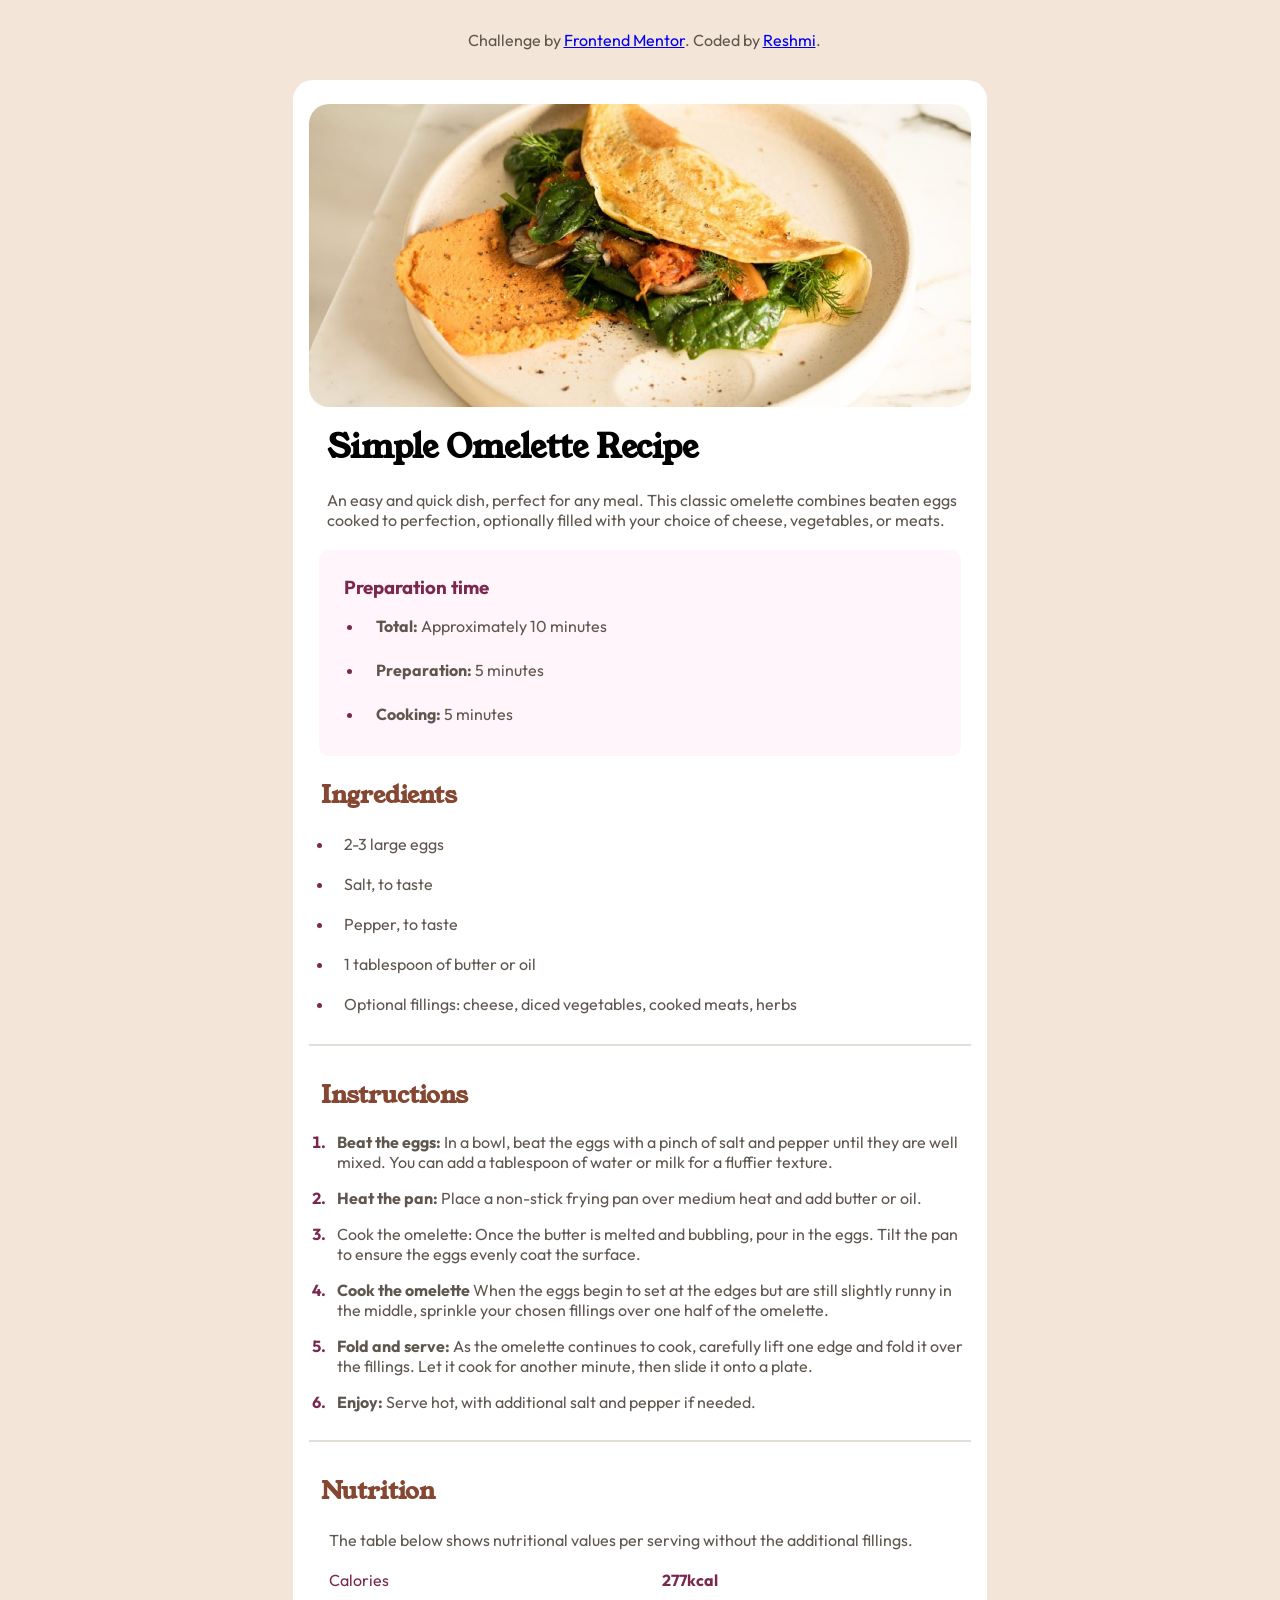
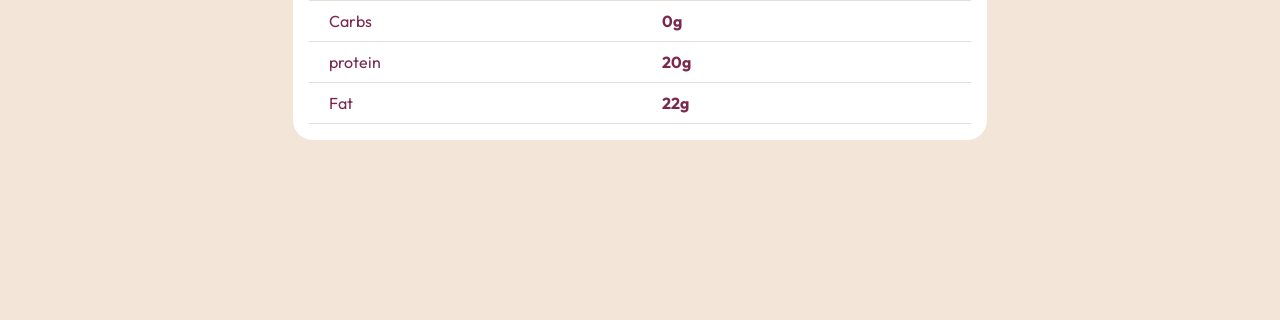
<file: index.html>
<!DOCTYPE html>
<html lang="en">

<head>
  <meta charset="UTF-8">
  <meta name="viewport" content="width=device-width, initial-scale=1.0">
  <!-- displays site properly based on user's device -->

  <link rel="icon" type="image/png" sizes="32x32" href="./assets/images/favicon-32x32.png">
  <link rel="stylesheet" href="style.css">
  <title>Frontend Mentor | Recipe page</title>
  <link rel="preconnect" href="https://fonts.googleapis.com">
  <link rel="preconnect" href="https://fonts.gstatic.com" crossorigin>
  <link href="https://fonts.googleapis.com/css2?family=Outfit:wght@400;600;800&family=Young+Serif&display=swap"
    rel="stylesheet">
</head>

<body>
  <container class="container">
    <div class="img">
      <img src="imageOmelette.jpeg" alt="omelette image">
    </div>
    <h1 class="header"> Simple Omelette Recipe
    </h1>
    <div class="para">
      <p>An easy and quick dish, perfect for any meal. This classic omelette combines beaten eggs cooked
        to perfection, optionally filled with your choice of cheese, vegetables, or meats.</p>
    </div>
    <div class="prepartion-time">
      <h3>Preparation time</h3>
      <ul>
        <li> <strong>Total:</strong> Approximately 10 minutes</li>
        <li><strong>Preparation:</strong> 5 minutes</li>
        <li><strong>Cooking:</strong> 5 minutes</li>
      </ul>
    </div>

    <div class="list1">
      <h2> Ingredients
      </h2>
      <ul>
        <li> 2-3 large eggs
        </li>
        <li> Salt, to taste
        </li>
        <li> Pepper, to taste
        </li>
        <li> 1 tablespoon of butter or oil
        </li>
        <li> Optional fillings: cheese, diced vegetables, cooked meats, herbs
        </li>
      </ul>
    </div>
    <br>
    <hr>
    <br>
    <div class="list2">
      <h2> Instructions
      </h2>

      <ol>
        <li><strong>Beat the eggs:</strong> In a bowl, beat the eggs with a pinch of salt and pepper until they are well
          mixed. You can
          add a tablespoon of water or milk for a fluffier texture.

        </li>
        <li><strong>Heat the pan:</strong> Place a non-stick frying pan over medium heat and add butter or oil.
        </li>
        <li> Cook the omelette: Once the butter is melted and bubbling, pour in the eggs. Tilt the pan to ensure the
          eggs evenly coat the surface.

        </li>
        <li><strong>Cook the omelette</strong> When the eggs begin to set at the edges but are still slightly runny in
          the
          middle, sprinkle your chosen fillings over one half of the omelette.

        </li>
        <li><strong>Fold and serve:</strong> As the omelette continues to cook, carefully lift one edge and fold it over
          the fillings.
          Let it cook for another minute, then slide it onto a plate.

        </li>
        <li><strong> Enjoy:</strong> Serve hot, with additional salt and pepper if needed.
        </li>
      </ol>
    </div>
    <br>
    <hr>
    <br>
    <div class="table">
      <h2> Nutrition
      </h2>

      <p> The table below shows nutritional values per serving without the additional fillings.</p>

      <table>
        <tr>
          <td>
            <p>Calories</p>
          </td>
          <td>
            <p><strong>277kcal</strong></p>
          </td>
        </tr>
        <tr>
          <td>
            <p>Carbs</p>
          </td>
          <td>
            <p><strong>0g</strong></p>
          </td>
        </tr>
        <tr>
          <td>
            <p>protein</p>
          </td>
          <td>
            <p><strong>20g</strong></p>
          </td>
        </tr>
        <tr>
          <td>
            <p>Fat</p>
          </td>
          <td>
            <p><strong>22g</strong></p>
          </td>
        </tr>
      </table>
    </div>
  </container>

    <div class="attribution">
      <br>
     
      <p>Challenge by <a href="https://www.frontendmentor.io?ref=challenge" target="_blank">Frontend Mentor</a>.
      Coded by <a href="#">Reshmi</a>.</p>
    </div>
  
</body>

</html>
</file>
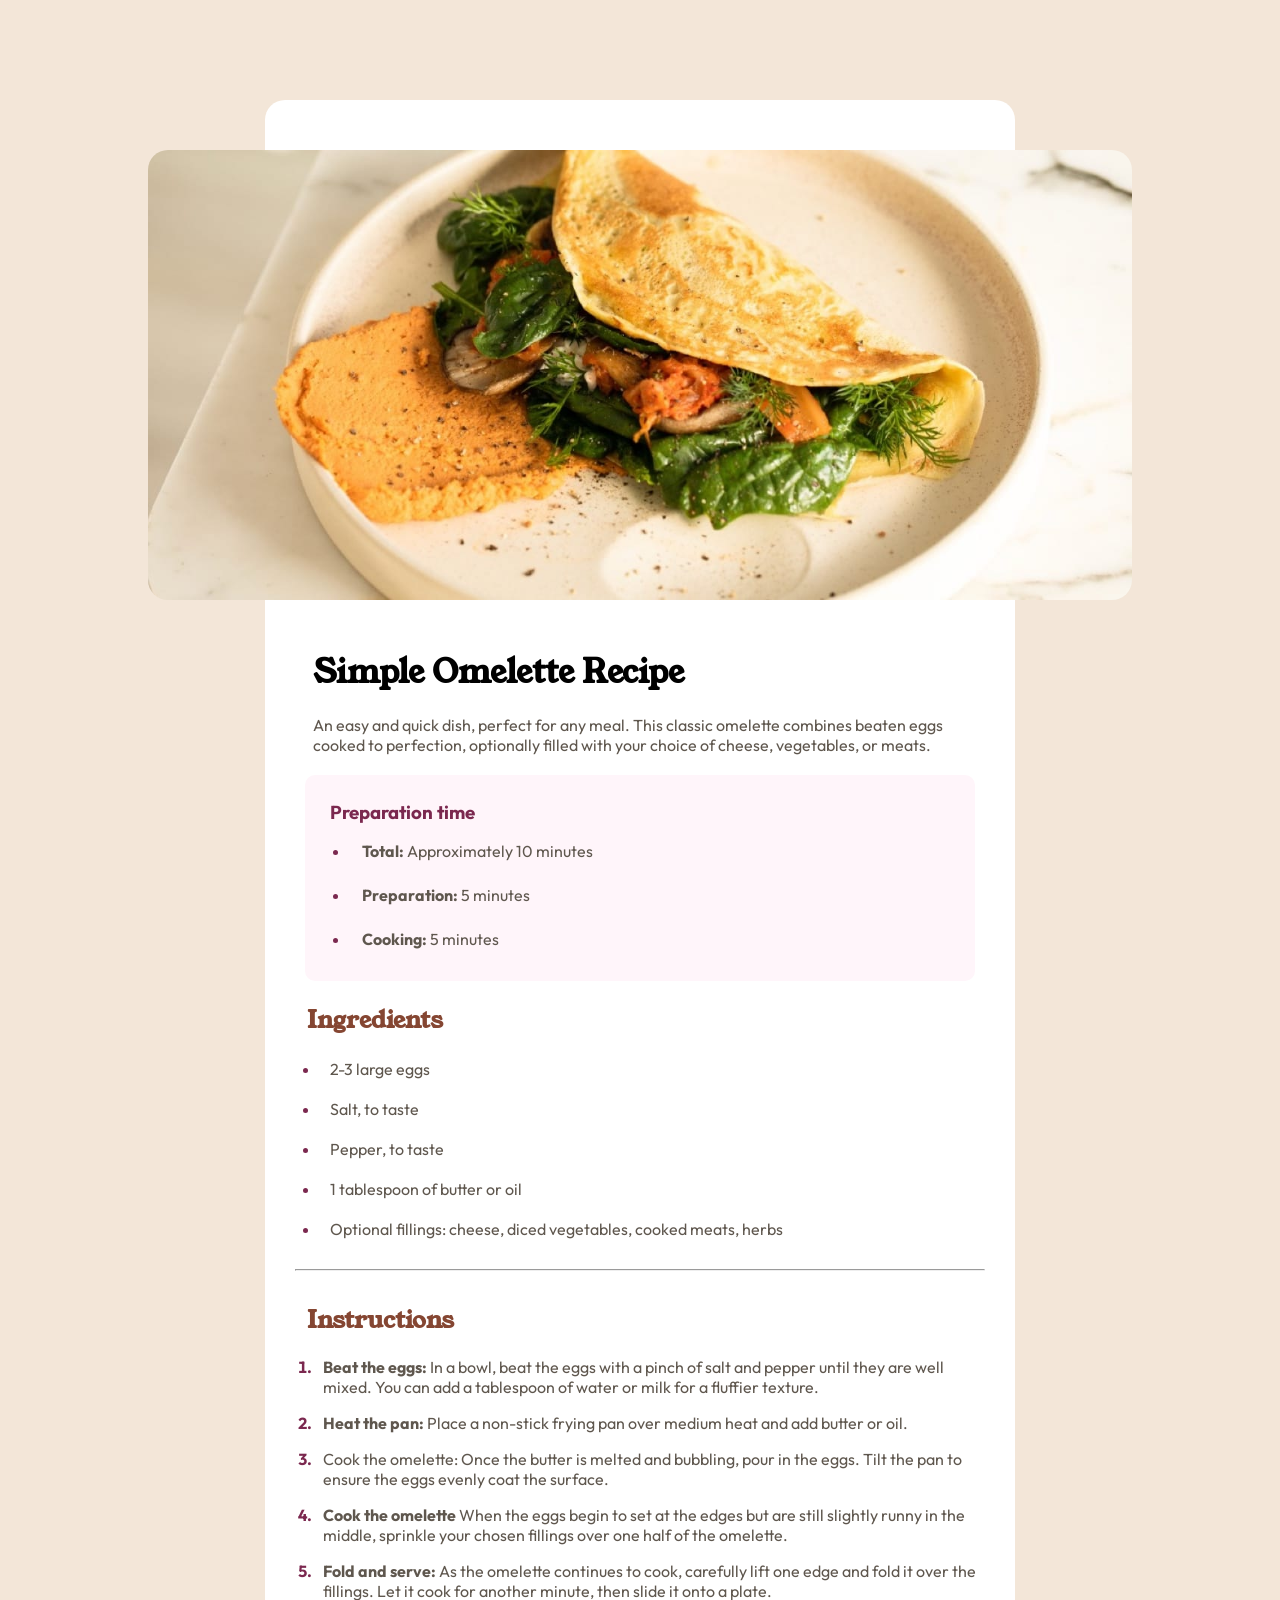
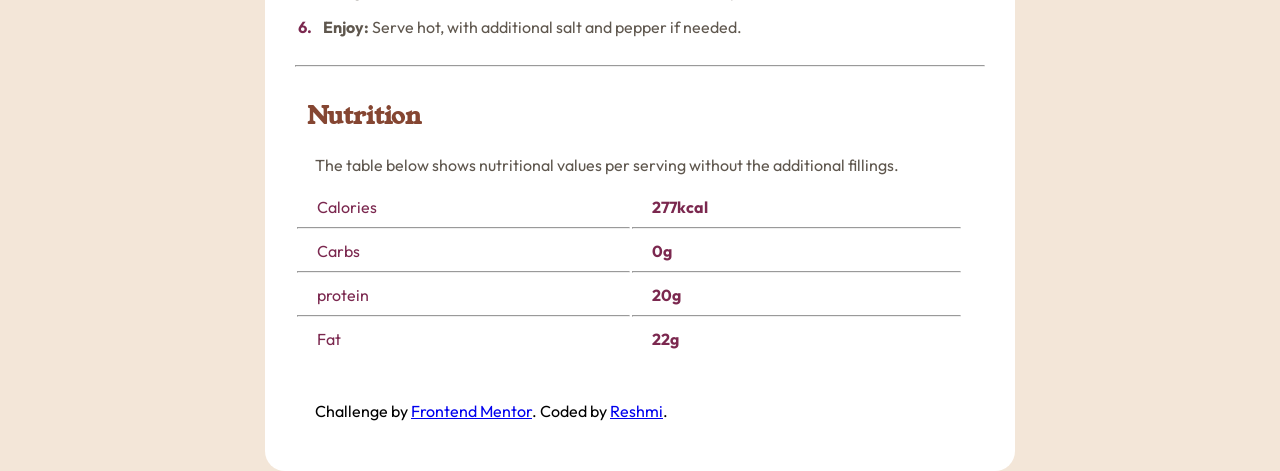
<file: public/index.html>
<!DOCTYPE html>
<html lang="en">

<head>
  <meta charset="UTF-8">
  <meta name="viewport" content="width=device-width, initial-scale=1.0">
  <!-- displays site properly based on user's device -->

  <link rel="icon" type="image/png" sizes="32x32" href="./assets/images/favicon-32x32.png">
  <link rel="stylesheet" href="style.css">
  <title>Frontend Mentor | Recipe page</title>
  <link rel="preconnect" href="https://fonts.googleapis.com">
  <link rel="preconnect" href="https://fonts.gstatic.com" crossorigin>
  <link href="https://fonts.googleapis.com/css2?family=Outfit:wght@400;600;800&family=Young+Serif&display=swap"
    rel="stylesheet">
</head>

<body>
  <div class="container">
    <div class="img">
      <img src="/public/imageOmelette.jpeg">
    </div>
    <h1 class="header"> Simple Omelette Recipe
    </h1>
    <div class="para">
      <p>An easy and quick dish, perfect for any meal. This classic omelette combines beaten eggs cooked
        to perfection, optionally filled with your choice of cheese, vegetables, or meats.</p>
    </div>
    <div class="prepartion-time">
      <h3>Preparation time</h3>
      <ul>
        <li> <strong>Total:</strong> Approximately 10 minutes</li>
        <li><strong>Preparation:</strong> 5 minutes</li>
        <li><strong>Cooking:</strong> 5 minutes</li>
      </ul>
    </div>

    <div class="list1">
      <h2> Ingredients
      </h2>
      <ul>
        <li> 2-3 large eggs
        </li>
        <li> Salt, to taste
        </li>
        <li> Pepper, to taste
        </li>
        <li> 1 tablespoon of butter or oil
        </li>
        <li> Optional fillings: cheese, diced vegetables, cooked meats, herbs
        </li>
      </ul>
    </div>
    <br>
    <hr>
    <br>
    <div class="list2">
      <h2> Instructions
      </h2>

      <ol>
        <li><strong>Beat the eggs:</strong> In a bowl, beat the eggs with a pinch of salt and pepper until they are well
          mixed. You can
          add a tablespoon of water or milk for a fluffier texture.

        </li>
        <li><strong>Heat the pan:</strong> Place a non-stick frying pan over medium heat and add butter or oil.
        </li>
        <li> Cook the omelette: Once the butter is melted and bubbling, pour in the eggs. Tilt the pan to ensure the
          eggs evenly coat the surface.

        </li>
        <li><strong>Cook the omelette</strong> When the eggs begin to set at the edges but are still slightly runny in
          the
          middle, sprinkle your chosen fillings over one half of the omelette.

        </li>
        <li><strong>Fold and serve:</strong> As the omelette continues to cook, carefully lift one edge and fold it over
          the fillings.
          Let it cook for another minute, then slide it onto a plate.

        </li>
        <li><strong> Enjoy:</strong> Serve hot, with additional salt and pepper if needed.
        </li>
      </ol>
    </div>
    <br>
    <hr>
    <br>
    <div class="table">
      <h2> Nutrition
      </h2>

      <p> The table below shows nutritional values per serving without the additional fillings.</p>

      <table>
        <tr>
          <td>
            <p>Calories</p><hr>
          </td>
          <td>
            <p><strong>277kcal</strong></p><hr>
          </td>
        </tr>
        <tr>
          <td>
            <p>Carbs</p><hr>
          </td>
          <td>
            <p><strong>0g</strong></p><hr>
          </td>
        </tr>
        <tr>
          <td>
            <p>protein</p><hr>
          </td>
          <td>
            <p><strong>20g</strong></p><hr>
          </td>
        </tr>
        <tr>
          <td>
            <p>Fat</p>
          </td>
          <td>
            <p><strong>22g</strong></p>
          </td>
        </tr>
      </table>
    </div>

    <div class="attribution">
      <br>
     
      Challenge by <a href="https://www.frontendmentor.io?ref=challenge" target="_blank">Frontend Mentor</a>.
      Coded by <a href="#">Reshmi</a>.
    </div>
  </div>
</body>

</html>
</file>
<file: style.css>
*{
    margin: 0;
    padding: 0;
    box-sizing: border-box;
    font-family: 'Outfit', sans-serif;

}

body{
    background-color:  hsl(30, 54%, 90%);
    display: flex;
    justify-content: center;
    height: 120rem;
}
.container{
    position: absolute;
    max-width: min-content;
    margin: 5rem;
    padding: 1rem;
    background-color: hsl(0, 0%, 100%);
    display: flex;
    flex-direction: column;
    border-radius: 20px;

}
.img{
    display: flex;
    justify-content: center;
    max-height: 20rem;
}
.img img{
    
    max-height: 100%;
    max-width: 100%;
    margin: 8px 0px 8px 0px;
    border-radius: 20px;
}

h1,p{
    margin-left: 8px;
    padding: 10px;
   
}

h1{
    font-family: 'Young Serif', serif;
    
}

p{
    color: hsl(30, 10%, 34%);
    font-family: 'Outfit', sans-serif; 
}

.prepartion-time{
    background-color:hsl(330, 100%, 98%);
    margin: 10px;
    padding: 20px;
    border-radius: 10px;
    color: hsl(30, 10%, 34%);
}

.prepartion-time h3{
    font-family: 'Outfit', sans-serif;
    color: hsl(332, 51%, 32%) ;
    padding: 5px;
}

.prepartion-time ul li{
    font-size: 16px;
    padding: 12px;
    margin-left: 25px;
  
}

h2{
    font-family: 'Young Serif', serif;
    color:  hsl(14, 45%, 36%) ;
    padding: 12px;
}

.list1 ul li{
   margin-left: 25px;
   padding: 10px;
   color: hsl(30, 10%, 34%);
}

.list1 ul li::marker, .prepartion-time li::marker, .list2 ol li::marker{
    color:  hsl(332, 51%, 32%);
    font-weight: bold;
}


.list2 ol li{
    padding: 8px;
    margin-left: 20px;
    color:hsl(30, 10%, 34%);;
    border: 0;
}

.table p{
    margin-left: 10px;
}

.table td p{
    margin-right: 19vw;
}

table td p{
    color: hsl(332, 51%, 32%)
}

hr{
    border: solid 1px hsl(30, 18%, 87%);
}

table {
    border-collapse:collapse;
    width: 100%;
    
}



table tr,td{
    border-top: none;
    border-right: none;
    border-bottom:  solid 1px hsl(30, 18%, 87%); 
}
.attribution{
    display: flex;
    justify-content: center;
    margin: 20px;
   
}
</file>
<file: public/style.css>
*{
    margin: 0;
    padding: 0;
    box-sizing: border-box;
    font-family: 'Outfit', sans-serif;

}

body{
    background-color:  hsl(30, 54%, 90%);
    display: flex;
    justify-content: center;
    height: 2000px;
}
.container{
    position: absolute;
    width: 750px;
    margin: 100px;
    padding: 30px;
    background-color: hsl(0, 0%, 100%);
    display: flex;
    flex-direction: column;
    border-radius: 20px;

}
.img{
    display: flex;
    justify-content: center;
}
.img img{
    height: 50vh;
    width: 80vw;
    margin: 20px 20px 40px 20px;
    border-radius: 20px;
}

h1,p{
    margin-left: 8px;
    padding: 10px;
   
}

h1{
    font-family: 'Young Serif', serif;
    
}

p{
    color: hsl(30, 10%, 34%);
    font-family: 'Outfit', sans-serif; 
}

.prepartion-time{
    background-color:hsl(330, 100%, 98%);
    margin: 10px;
    padding: 20px;
    border-radius: 10px;
    color: hsl(30, 10%, 34%);
}

.prepartion-time h3{
    font-family: 'Outfit', sans-serif;
    color: hsl(332, 51%, 32%) ;
    padding: 5px;
}

.prepartion-time ul li{
    font-size: 16px;
    padding: 12px;
    margin-left: 25px;
  
}

h2{
    font-family: 'Young Serif', serif;
    color:  hsl(14, 45%, 36%) ;
    padding: 12px;
}

.list1 ul li{
   margin-left: 25px;
   padding: 10px;
   color: hsl(30, 10%, 34%);
}

.list1 ul li::marker, .prepartion-time li::marker, .list2 ol li::marker{
    color:  hsl(332, 51%, 32%);
    font-weight: bold;
}


.list2 ol li{
    padding: 8px;
    margin-left: 20px;
    color:hsl(30, 10%, 34%);;
    border: 0;
}

.table p{
    margin-left: 10px;
}

.table td p{
    margin-right: 19vw;
}

hr::marker{
    color: hsl(30, 18%, 87%);
}


table td p{
    color: hsl(332, 51%, 32%);
}

.attribution{
    margin: 20px;
}
</file>
